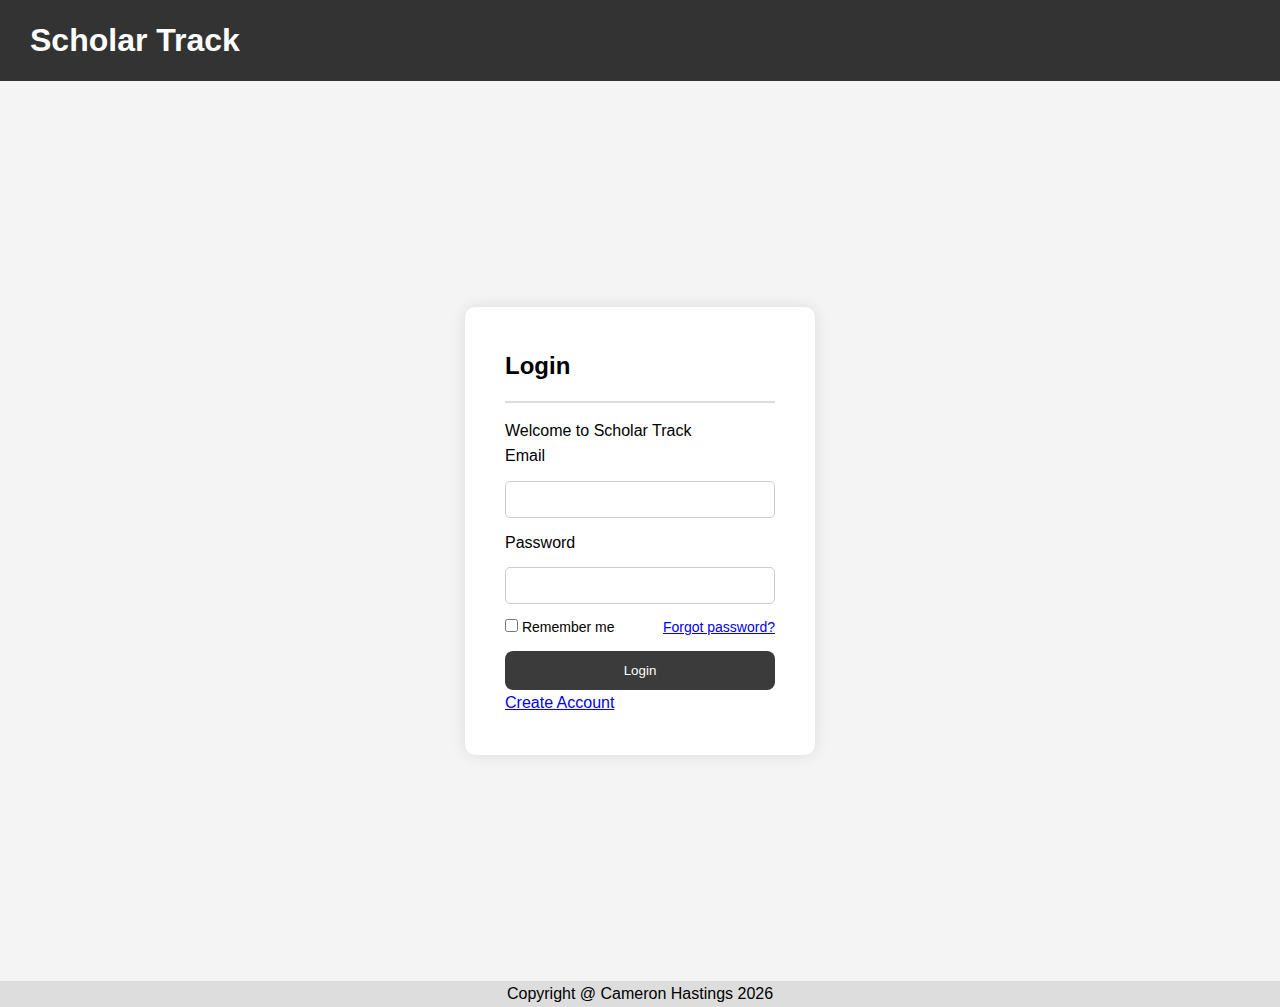
<file: index.html>
<!DOCTYPE html>
<html lang="en">
<head>
<meta charset="UTF-8">
<meta name="viewport" content="width=device-width, initial-scale=1.0">
<link rel="stylesheet" type="text/css" href="style.css"/>
<script src="login.js" defer></script>
<title>Scholar Track</title>
</head>

<body>

<!-- Navbar -->
<nav class="navbar">
  <h1>Scholar Track</h1>
</nav>

<!-- Login Section -->
<section style="min-height:900px"  class="login">
  <div class="login-container">

    <h2>Login</h2>
    <div class="divider"></div>
    <p>Welcome to Scholar Track</p>

    <form id="login-form" class="login-form">

      <label for="username">Email</label>
      <input type="email" id="username" name="username" required>

      <label for="password">Password</label>
      <input type="password" id="password" name="password" required>

      <div class="login-options">
        <label>
          <input type="checkbox"> Remember me
        </label>
        <a href="forgot-password.html">Forgot password?</a>
      </div>

      <button type="submit">Login</button>

    </form>
    <a href="create-accout.html">Create Account</a>

  </div>
</section>

<section class="footer-section">
	<div class="footer">
	<p>         Copyright @ Cameron Hastings 2026</p>
	</div>
</section>

</body>
</html>
</file>
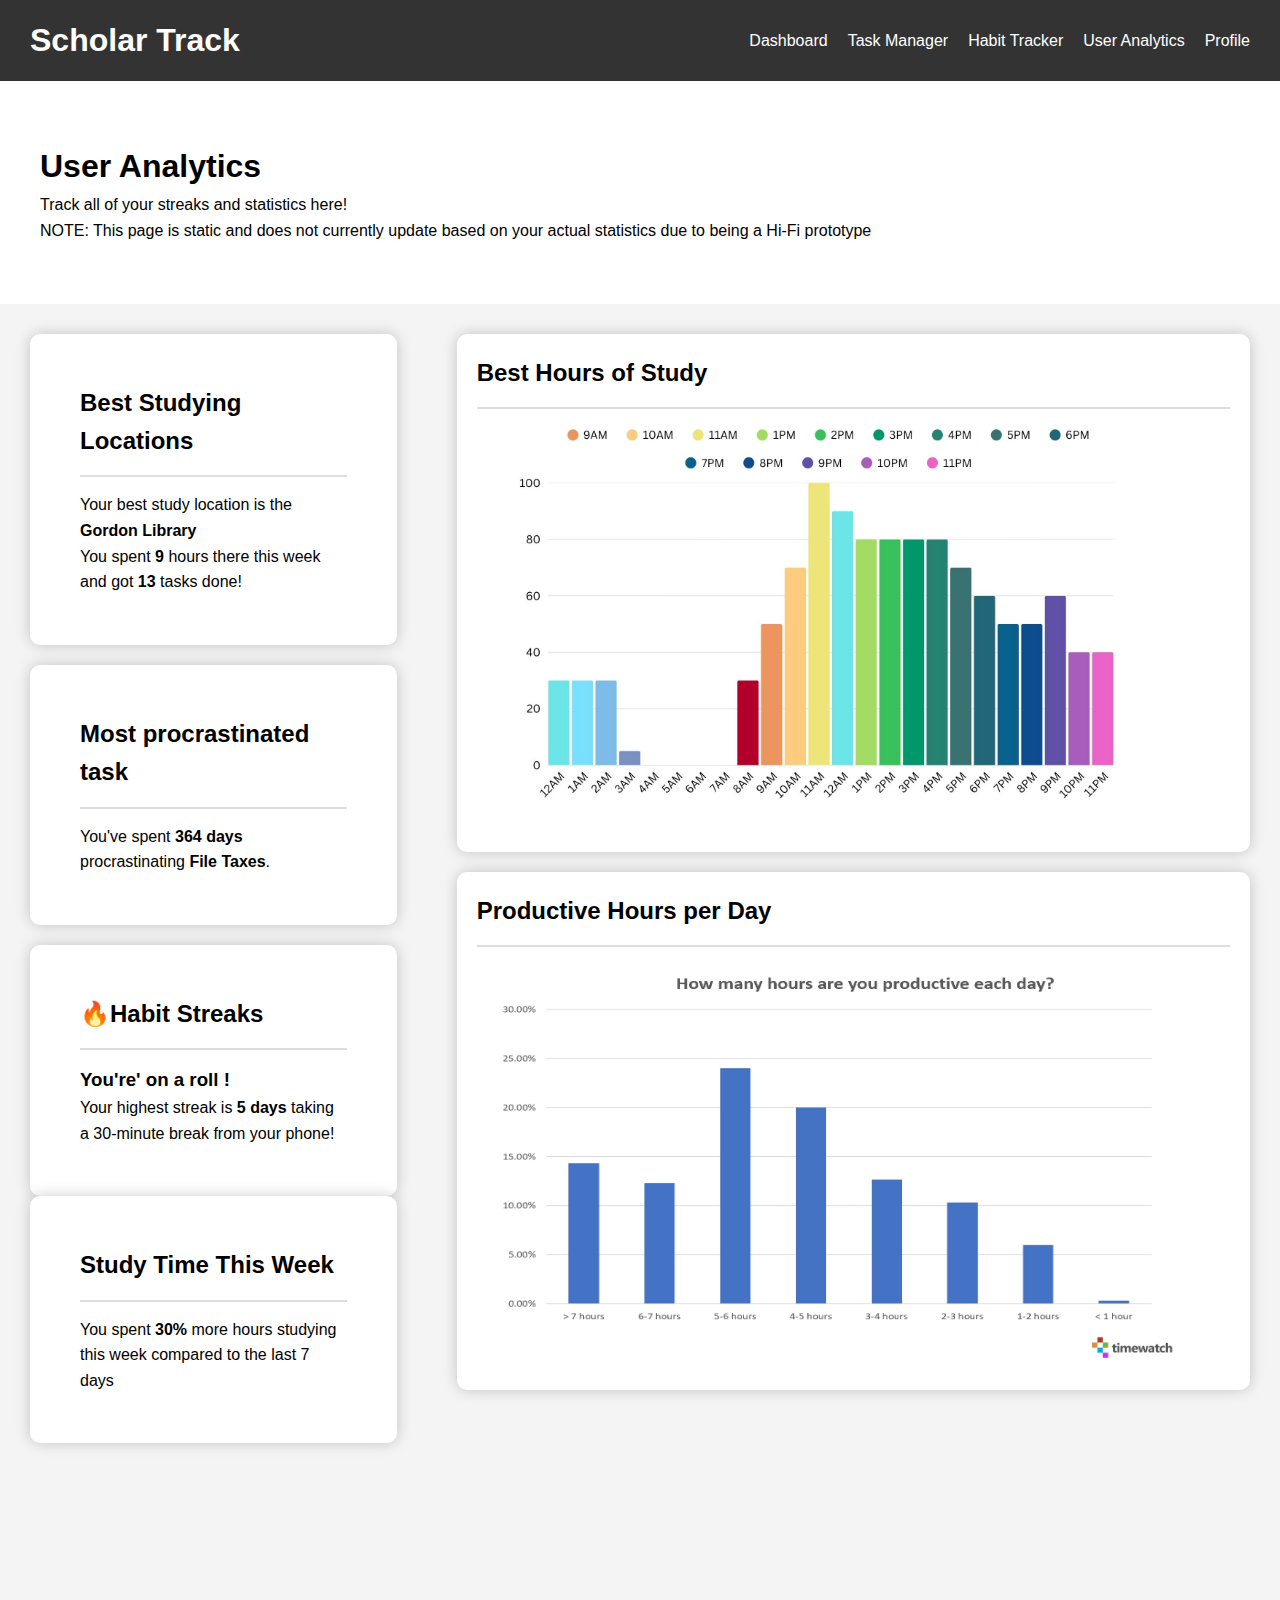
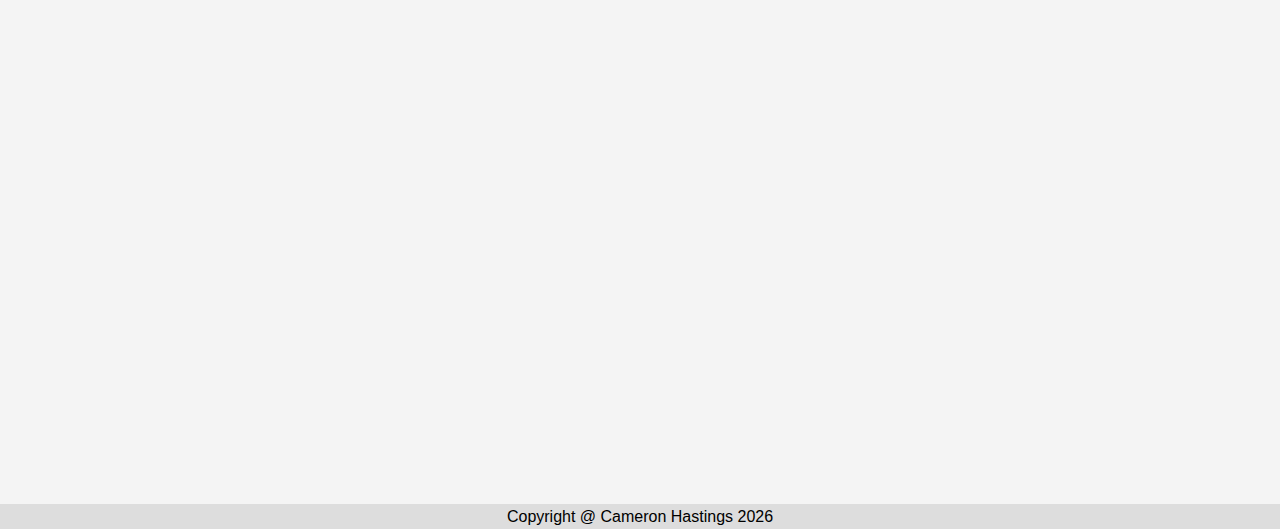
<file: analytics.html>
<!DOCTYPE html>
<html lang="en">

<head>
  <meta charset="UTF-8">
  <meta name="viewport" content="width=device-width, initial-scale=1.0">
  <link rel="stylesheet" type="text/css" href="style.css" />
  <script src="login.js" defer></script>
  <title>Scholar Track</title>

</head>


<body>

  <!-- Navbar -->
  <nav class="navbar">
    <h1>Scholar Track</h1>
    <ul class="nav-links">
      <li><a href="dashboard.html">Dashboard</a></li>
      <li><a href="tasks.html">Task Manager</a></li>
      <li><a href="habits.html">Habit Tracker</a></li>
      <li><a href="analytics.html">User Analytics</a></li>
      <li><a href="profile.html">Profile</a></li>
    </ul>
  </nav>

  <section class="section">
    <h1>User Analytics</h1>
    <p>Track all of your streaks and statistics here!</p>
    <p>NOTE: This page is static and does not currently update based on your actual statistics due to being a Hi-Fi
      prototype</p>
  </section>
  <div class="grid-container">

    <!-- Best Study Locations -->
    <section class="grid-section">
      <div class="small-grid-element">
        <h2>Best Studying Locations</h2>
        <div class="divider"></div>
        <p>Your best study location is the <strong>Gordon Library</strong></p>
        <p>You spent <strong>9</strong> hours there this week and got <strong>13</strong> tasks done!</p>

      </div>

      <div class="grid-separator"></div>

      <div class="small-grid-element">
        <h2>Most procrastinated task</h2>
        <div class="divider"></div>
        <p>You've spent <strong>364 days</strong> procrastinating <strong>File Taxes</strong>.</p>
      </div>

      <div class="grid-separator"></div>

      <div class="small-grid-element">
        <h2>🔥Habit Streaks</h2>
        <div class="divider"></div>
        <h3>You're' on a roll !</h3>
        <p>Your highest streak is <strong>5 days</strong> taking a 30-minute break from your phone!</p>
      </div>

      <div class="small-grid-element">
        <h2>Study Time This Week</h2>
        <div class="divider"></div>
        <p>You spent <strong>30%</strong> more hours studying this week compared to the last 7 days</p>
      </div>


    </section>

    <!-- Best Hours of Study -->
    <section class="grid-section">
      <div class="large-grid-element">
        <h2>Best Hours of Study</h2>
        <div class="divider"></div>
        <img src="productive-hours.jpg" height="400" width="700">
      </div>

      <div class="grid-separator"></div>

      <!-- Productive Hours Per Day -->
      <div class="large-grid-element">
        <h2>Productive Hours per Day</h2>
        <div class="divider"></div>
        <p></p>
        <img src="productivity-per-day.webp" width="700" height="400">
      </div>
    </section>
  </div>






  <section class="footer-section">
    <div class="footer">
      <p> Copyright @ Cameron Hastings 2026</p>
    </div>
  </section>

</body>

</html>
</file>
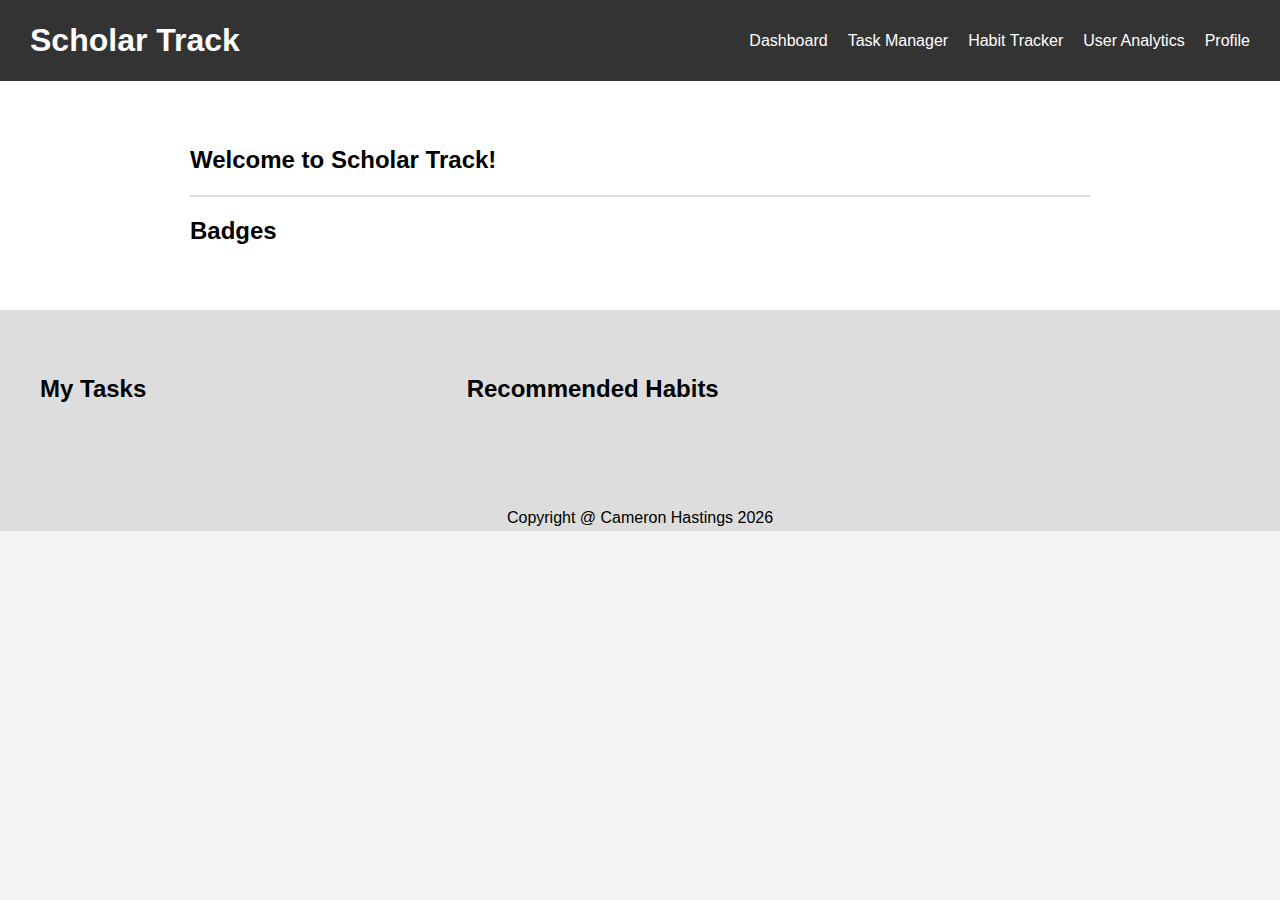
<file: badges.html>
<!DOCTYPE html>
<html lang="en">

<head>
  <meta charset="UTF-8">
  <meta name="viewport" content="width=device-width, initial-scale=1.0">
  <link rel="stylesheet" type="text/css" href="style.css" />
  <title>Scholar Track</title>


</head>

<body onload="loadTasks()">

  <!-- Navbar -->
  <nav class="navbar">
    <h1>Scholar Track</h1>
    <ul class="nav-links">
      <li><a href="dashboard.html">Dashboard</a></li>
      <li><a href="tasks.html">Task Manager</a></li>
      <li><a href="habits.html">Habit Tracker</a></li>
      <li><a href="analytics.html">User Analytics</a></li>
      <li><a href="profile.html">Profile</a></li>
    </ul>
  </nav>

  <!-- Section 1 -->
  <section class="section">
    <div class="container">
      <h2>Welcome to Scholar Track!</h2>
      <div class="divider"></div>
      <h2>Badges</h2>
    </div>

  </section>







  <div class="grid-container">

    <div id="id01" class="popup">
      <div class="popup-box">
        <div class="popup-sub-box">
          <span onclick="document.getElementById('id01').style.display='none'"
            class="w3-button w3-display-topright">&times;</span>
          <p>Provide your location to improve user analytics</p>
          <form id="location-access">
            <fieldset class="input-field">
              <p class="input-field-label">Allow Location Access?</p>
              <label><input type="radio" name="location" value="yes" required> Yes</label><br>
              <label><input type="radio" name="location" value="no"> No</label>
            </fieldset>
            <div class="grid-separator"></div>
            <input type="submit" class="button"></input>
          </form>
        </div>
      </div>
    </div>




    <section class="section" class="column" style="background-color: #ddd;">
      <div class="container">
        <h2>My Tasks</h2>
        <div class="divider"></div>
        <ul id="task-list">

        </ul>
      </div>
    </section>

    <section class="section" class="column" style="background-color: #ddd;">
      <div class="container">
        <h2>Recommended Habits</h2>
        <div class="divider"></div>

        <ul id="habit-list"></ul>
      </div>
    </section>

  </div>
  <section class="footer-section">
    <div class="footer">
      <p> Copyright @ Cameron Hastings 2026</p>
    </div>
  </section>

</body>

</html>
</file>
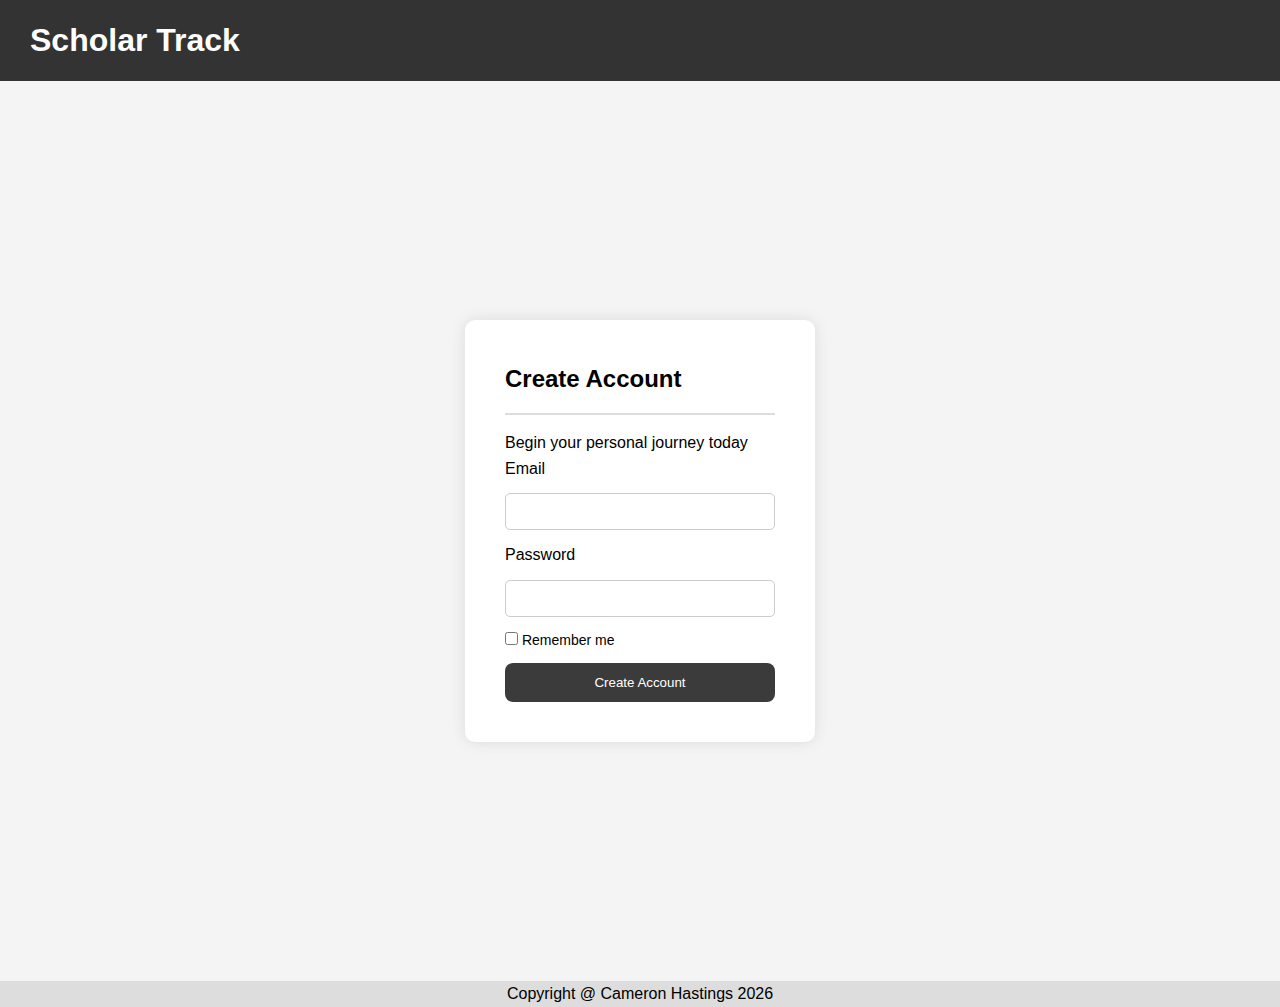
<file: create-accout.html>
<!DOCTYPE html>
<html lang="en">
<head>
<meta charset="UTF-8">
<meta name="viewport" content="width=device-width, initial-scale=1.0">
<link rel="stylesheet" type="text/css" href="style.css"/>
<script src="create-account.js" defer></script>
<title>Scholar Track</title>
</head>

<body>

<!-- Navbar -->
<nav class="navbar">
  <h1>Scholar Track</h1>
</nav>

<!-- Login Section -->
<section style="min-height:900px" class="login">
  <div class="login-container">

    <h2>Create Account</h2>
    <div class="divider"></div>
    <p>Begin your personal journey today</p>

    <form id="create-form" class="login-form">

      <label for="username">Email</label>
      <input type="email" id="username" name="username" required>

      <label for="password">Password</label>
      <input type="password" id="password" name="password" required>

      <div class="login-options">
        <label>
          <input type="checkbox"> Remember me
        </label>
      </div>

      <button type="submit">Create Account</button>

    </form>

  </div>
</section>

<section class="footer-section">
	<div class="footer">
	<p>         Copyright @ Cameron Hastings 2026</p>
	</div>
</section>

</body>
</html>
</file>
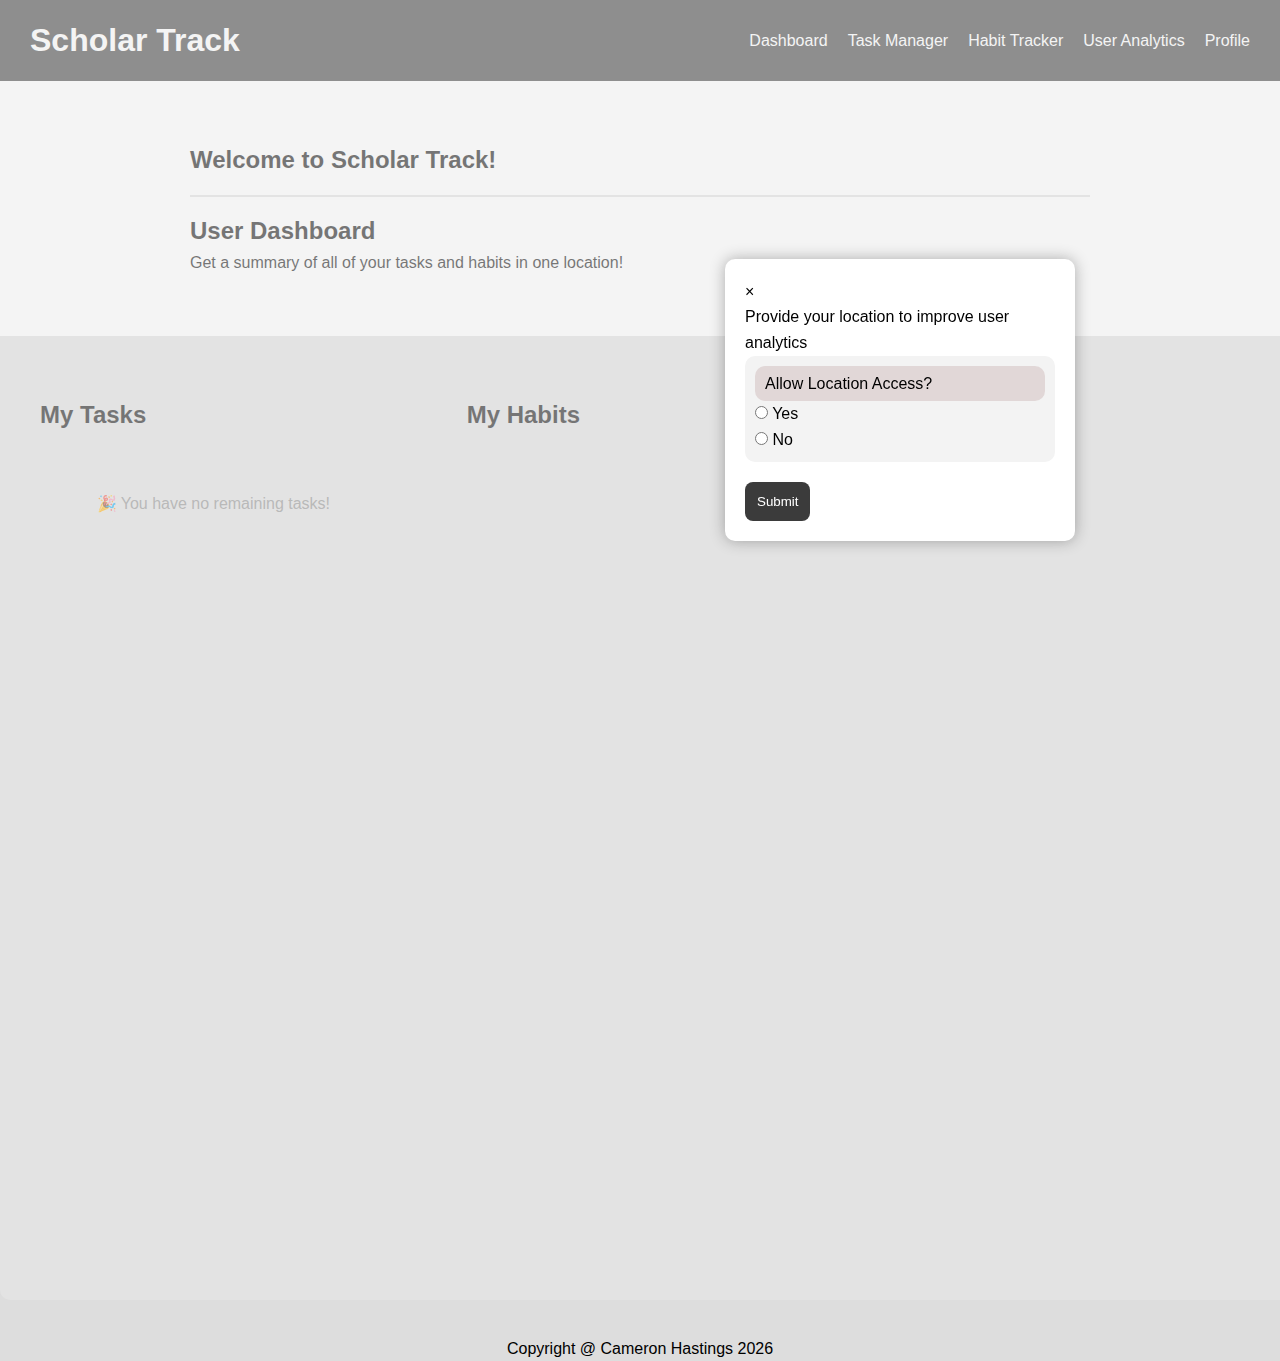
<file: dashboard.html>
<!DOCTYPE html>
<html lang="en">

<head>
  <meta charset="UTF-8">
  <meta name="viewport" content="width=device-width, initial-scale=1.0">
  <link rel="stylesheet" type="text/css" href="style.css" />
  <title>Scholar Track</title>
  <script src="habits.js"></script>
  <script>
function loadTasks() {
  const taskList = document.getElementById("task-list");
  taskList.innerHTML = "";

  const tasks = JSON.parse(localStorage.getItem("tasks")) || [];

  // --- CHECK FOR EMPTY STATE ---
  if (tasks.length === 0) {
    const emptyMessage = document.createElement("div");
    emptyMessage.className = "empty-state";
    emptyMessage.innerHTML = `
      <p style="text-align: center; color: #888; padding: 20px;">
        🎉 You have no remaining tasks!
      </p>
    `;
    taskList.appendChild(emptyMessage);
    return; // Exit the function early
  }

  // Show Tasks
  tasks.forEach(task => {
    const li = document.createElement("li");
    li.className = "task-item";

    // Set Priority
    if (task.priority === 1) li.classList.add("priority-high");
    if (task.priority === 2) li.classList.add("priority-medium");
    if (task.priority === 3) li.classList.add("priority-low");
    if (task.priority === 0) li.classList.add("priority-none");

    const dueText = task.dueDate || "No date";

    li.innerHTML = `
      <div>
        <strong>${task.name}</strong><br>
        Due: ${dueText}
      </div>
      <input type="checkbox">
    `;

    const checkbox = li.querySelector("input");

    checkbox.addEventListener("change", () => {
      li.classList.add("task-completing");
      setTimeout(() => {
        removeTask(task.id);
      }, 400);
    });

    taskList.appendChild(li);
  });
}
  </script>

  <script src="dashboard.js" defer> </script>

</head>

<body onload="loadTasks()">

  <!-- Navbar -->
  <nav class="navbar">
    <h1>Scholar Track</h1>
    <ul class="nav-links">
      <li><a href="dashboard.html">Dashboard</a></li>
      <li><a href="tasks.html">Task Manager</a></li>
      <li><a href="habits.html">Habit Tracker</a></li>
      <li><a href="analytics.html">User Analytics</a></li>
      <li><a href="profile.html">Profile</a></li>
    </ul>
  </nav>

  <!-- Section 1 -->
  <section class="section">
    <div class="container">
      <h2>Welcome to Scholar Track!</h2>
      <div class="divider"></div>
      <h2>User Dashboard</h2>
      <p>Get a summary of all of your tasks and habits in one location!</p>
    </div>

  </section>







  <div class="grid-container">

    <div id="id01" class="popup">
      <div class="popup-box">
        <div class="popup-sub-box">
          <span onclick="document.getElementById('id01').style.display='none'"
            class="w3-button w3-display-topright">&times;</span>
          <p>Provide your location to improve user analytics</p>
          <form id="location-access">
            <fieldset class="input-field">
              <p class="input-field-label">Allow Location Access?</p>
              <label><input type="radio" name="location" value="yes" required> Yes</label><br>
              <label><input type="radio" name="location" value="no"> No</label>
            </fieldset>
            <div class="grid-separator"></div>
            <input type="submit" class="button"></input>
          </form>
        </div>
      </div>
    </div>




    <section class="section" class="column" style="background-color: #ddd;">
      <div class="container">
        <h2>My Tasks</h2>
        <div class="divider"></div>
        <ul id="task-list">

        </ul>
      </div>
    </section>

    <section class="section" class="column" style="background-color: #ddd; min-height:1000px">
<div class="container">
      <h2>My Habits</h2>
      <div class="divider"></div>
      <ul id="active-habit-list"></ul> 
    </div>
    </section>


  </div>
  <section class="footer-section">
    <div class="footer">
      <p> Copyright @ Cameron Hastings 2026</p>
    </div>
  </section>

</body>

</html>
</file>
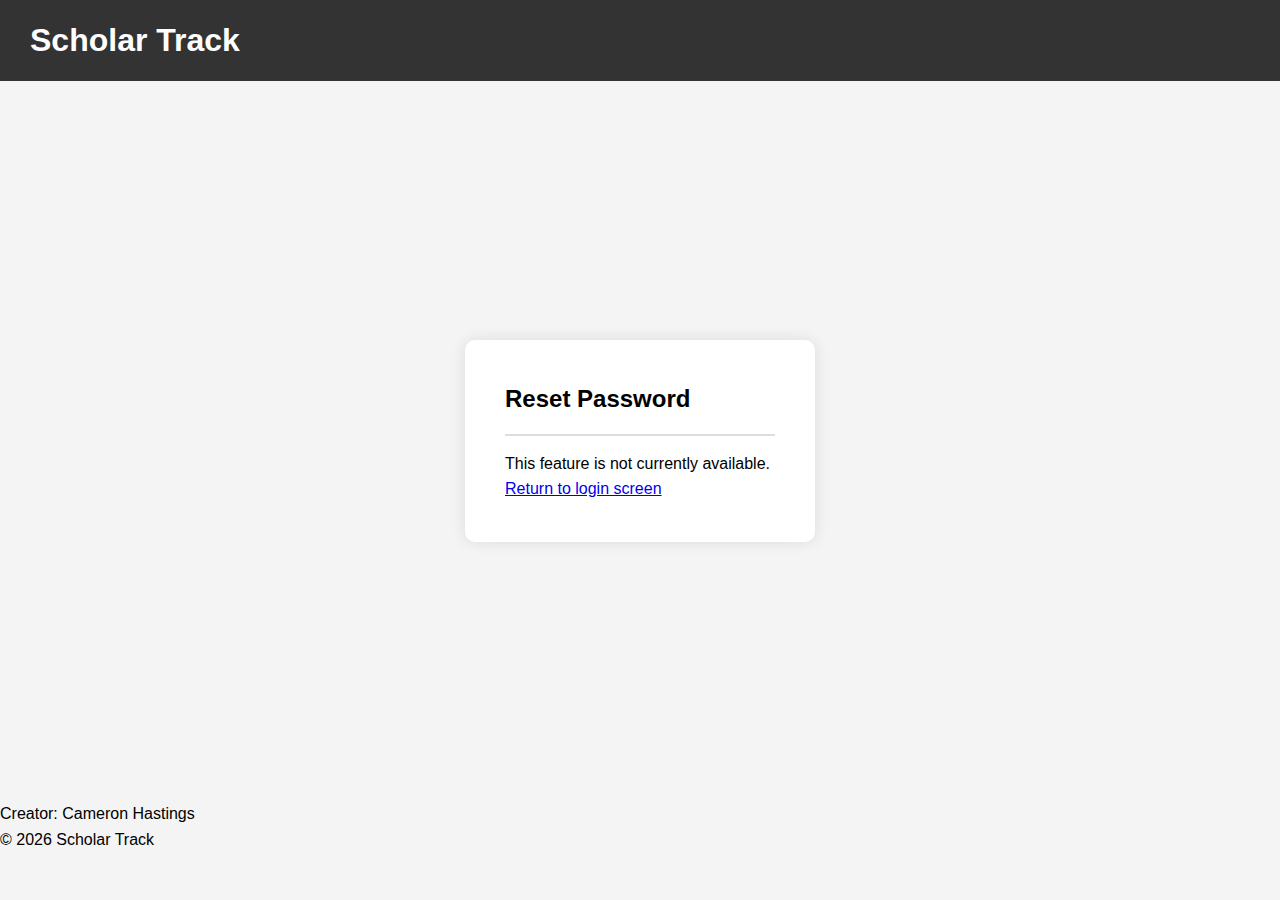
<file: forgot-password.html>
<!DOCTYPE html>
<html lang="en">
<head>
<meta charset="UTF-8">
<meta name="viewport" content="width=device-width, initial-scale=1.0">
<link rel="stylesheet" href="style.css">
<title>Scholar Track</title>
</head>

<body>

<nav class="navbar">
  <h1>Scholar Track</h1>
</nav>

<section class="login">
  <div class="login-container">

    <h2>Reset Password</h2>
    <div class="divider"></div>
    <p>This feature is not currently available.</p>
    <a href="index.html">
        <p>Return to login screen</p>
        </a>

  </div>
</section>

<footer>
  <p>Creator: Cameron Hastings</p>
  <p>&copy; 2026 Scholar Track</p>
</footer>

</body>
</html>
</file>
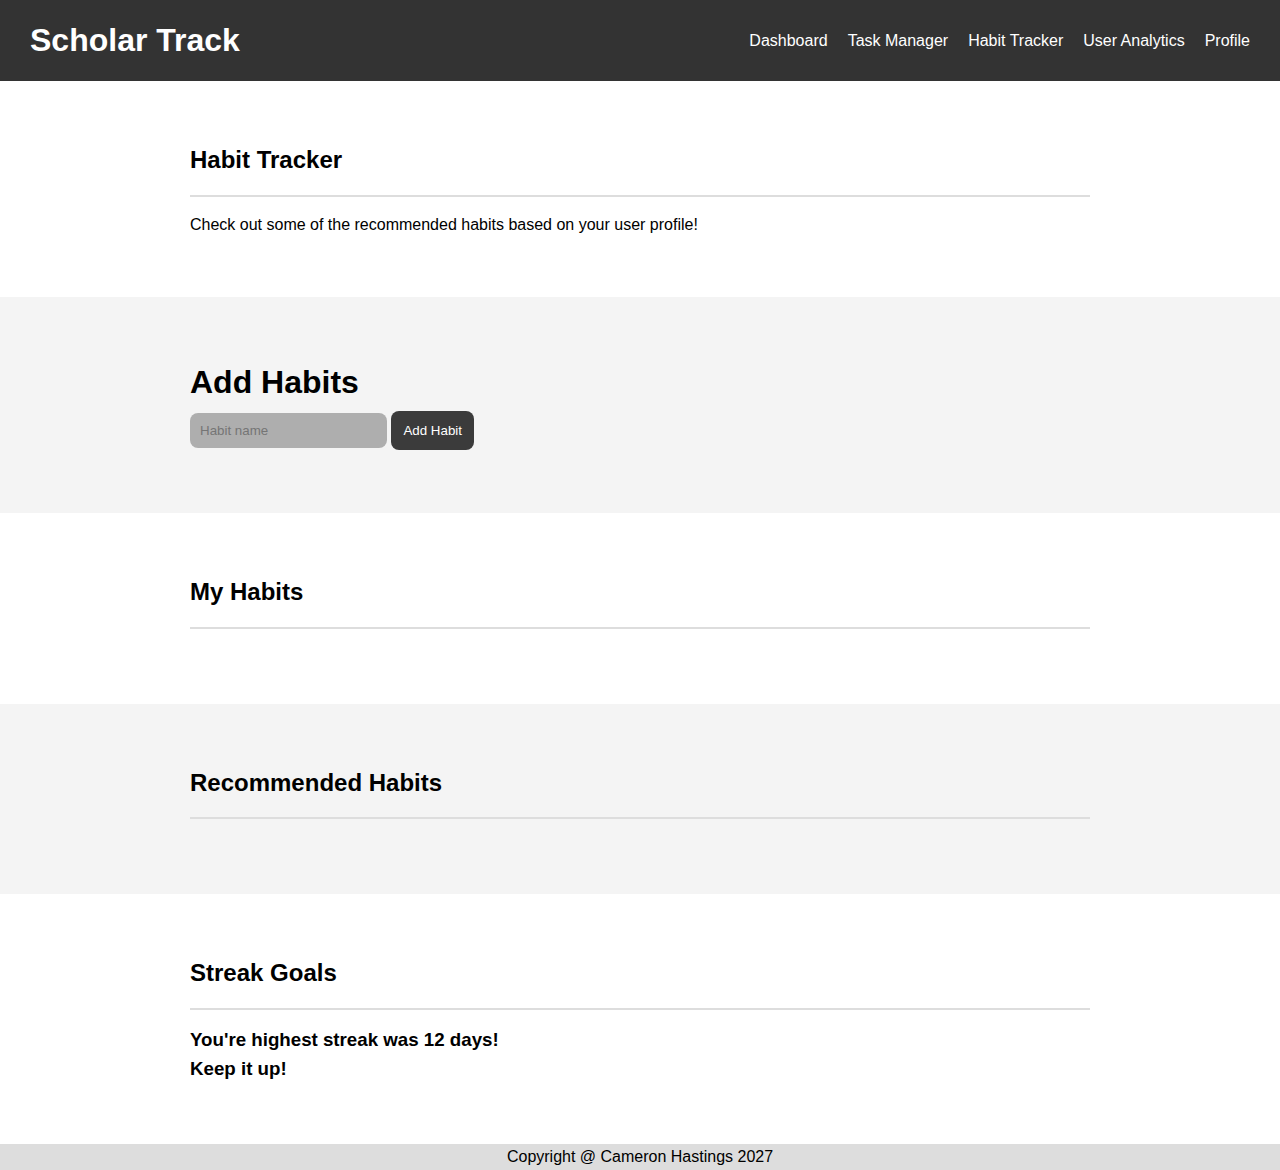
<file: habits.html>
<!DOCTYPE html>
<html lang="en">
<head>
<meta charset="UTF-8">
<meta name="viewport" content="width=device-width, initial-scale=1.0">
<link rel="stylesheet" type="text/css" href="style.css"/>
<title>Scholar Track</title>
<script src="habits.js" defer></script>


</head>

<body>

<!-- Navbar -->
<nav class="navbar">
  <h1>Scholar Track</h1>
  <ul class="nav-links">
    <li><a href="dashboard.html">Dashboard</a></li>
    <li><a href="tasks.html">Task Manager</a></li>
    <li><a href="habits.html">Habit Tracker</a></li>
    <li><a href="analytics.html">User Analytics</a></li>
    <li><a href="profile.html">Profile</a></li>
  </ul>
</nav>

<!-- Section 1 -->
<section class="section">
  <div class="container">
    <h2>Habit Tracker</h2>
    <div class="divider"></div>
    <p>Check out some of the recommended habits based on your user profile!</p>
  </div>
</section>

<section class="section">
  <div class="smallContainer">
    <h1>Add Habits</h1>
    <form id="habitForm"
      onsubmit="event.preventDefault(); add_habit(document.getElementById('habitName').value); this.reset();">
      <input type="text" id="habitName" class="inputField" name="habitName" placeholder="Habit name" required>
      <button class="button" type="submit">Add Habit</button>
    </form>
  </div>
</section>


<section class="section">
  <div class="container">
    <h2>My Habits</h2>
    <div class="divider"></div>

    <ul id="active-habit-list"></ul>
  </div>
</section>

<section class="section">
  <div class="container">
    <h2>Recommended Habits</h2>
    <div class="divider"></div>

    <ul id="habit-list"></ul>
  </div>
</section>

<!-- Section 3 -->
<section class="section">
  <div class="container">
    <h2>Streak Goals</h2>
    <div class="divider"></div>
    <h3>You're highest streak was 12 days!</p>
    <p>Keep it up!</p>
  </div>
</section>

<section>
	<div class="footer">
	<p>         Copyright @ Cameron Hastings 2027</p>
	</div>
</section>

</body>
</html>
</file>
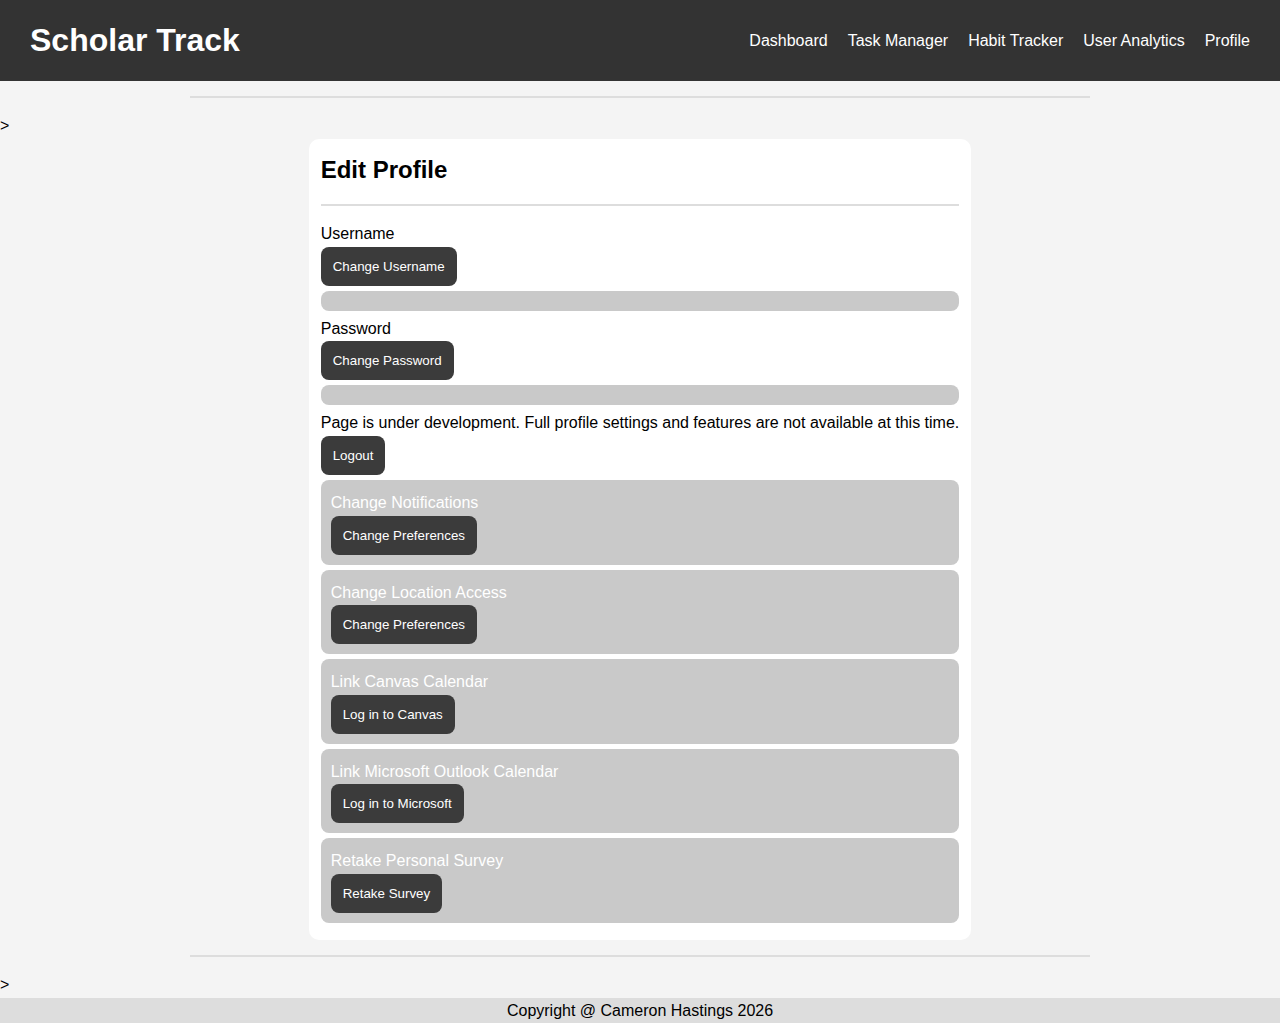
<file: profile.html>
<!DOCTYPE html>
<html lang="en">
<head>
<meta charset="UTF-8">
<meta name="viewport" content="width=device-width, initial-scale=1.0">
<link rel="stylesheet" type="text/css" href="style.css"/>
<title>Scholar Track</title>
<script>
  function loadProfile() {
    const user = document.getElementById("user");
    const pass = document.getElementById("pass");
    user.innerHTML = localStorage.getItem("username");
    pass.innerHTML = localStorage.getItem("password");
  }
  function changeUsername() {
    const current = localStorage.getItem("username");
    let newUsername = prompt("Please enter your new username",current);
    localStorage.setItem("username",newUsername);
    loadProfile();
  }
    function changePassword() {
    const current = localStorage.getItem("password");
    let newPassword = prompt("Please enter your new password",current);
    localStorage.setItem("password",newPassword);
    loadProfile();
  }

  function logout() {
    window.location.href = "index.html";
  }
</script>

</head>

<body onload="loadProfile()">

<!-- Navbar -->
<nav class="navbar">
  <h1 >Scholar Track</h1>
  <ul class="nav-links">
    <li><a href="dashboard.html">Dashboard</a></li>
    <li><a href="tasks.html">Task Manager</a></li>
    <li><a href="habits.html">Habit Tracker</a></li>
    <li><a href="analytics.html">User Analytics</a></li>
    <li><a href="profile.html">Profile</a></li>
  </ul>
</nav>


<!-- Section 3 -->
<section class="container">
  <div class="divider"></div>
</section>>

<section class="profile">
  <div class="box">
    <h2>Edit Profile</h2>
    <div class="divider"></div>
      <p>Username</p>
      <button onclick="changeUsername()" class="button">Change Username</button>
    <div class="subBox">
      <p id="user">USER</p>
    </div>

    <p>Password</p>
          <button onclick="changePassword()" class="button">Change Password</button>
    <div class="subBox">
      <p id="pass">PASS</p>
    </div>

        <p>Page is under development. Full profile settings and features are not available at this time.</p>
    <button class="button" onclick="logout()">Logout</button>
<div>
    <div class="subBox">
      <p>Change Notifications</p>
      <button onclick="alert('Feature Under Development')">Change Preferences</button>
    </div>

        <div class="subBox">
      <p>Change Location Access</p>
      <button onclick="alert('Feature Under Development')">Change Preferences</button>
    </div>

        <div class="subBox">
      <p>Link Canvas Calendar</p>
      <button onclick="alert('Feature Under Development')">Log in to Canvas</button>
    </div>

        <div class="subBox">
      <p>Link Microsoft Outlook Calendar</p>
      <button onclick="alert('Feature Under Development')">Log in to Microsoft</button>
    </div>

            <div class="subBox">
      <p>Retake Personal Survey</p>
      <button onclick="window.location.href='survey.html'">Retake Survey</button>
    </div>
</div>

  </div>
</section>

<section class="container">
  <div class="divider"></div>
</section>>

<section>
	<div class="footer">
	<p>Copyright @ Cameron Hastings 2026</p>
	</div>
</section>

</body>
</html>
</file>
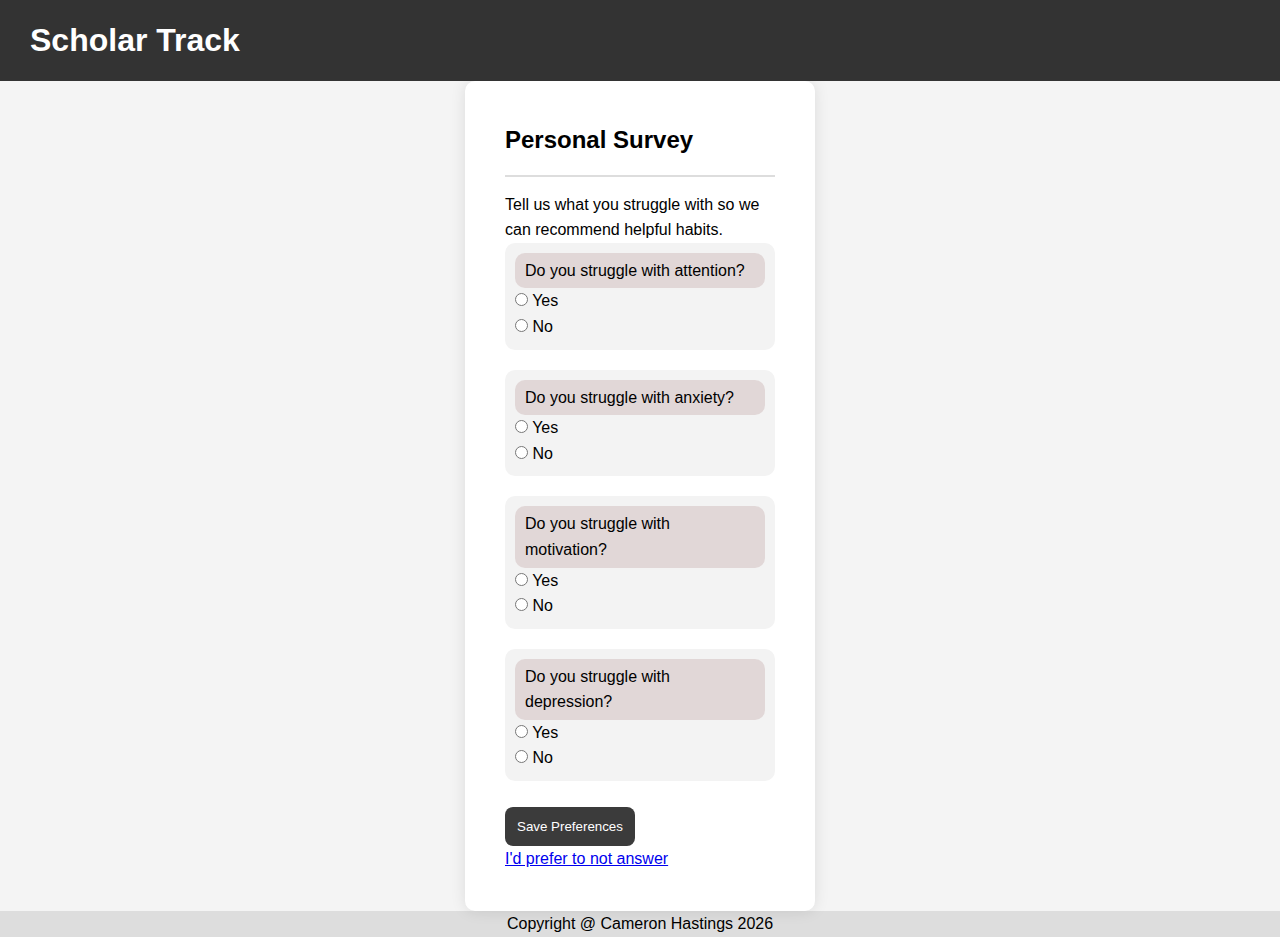
<file: survey.html>
<!DOCTYPE html>
<html lang="en">
<head>
<meta charset="UTF-8">
<meta name="viewport" content="width=device-width, initial-scale=1.0">
<link rel="stylesheet" href="style.css">
<script src="survey.js" defer></script>
<title>Scholar Track</title>
</head>

<body>

<nav class="navbar">
  <h1>Scholar Track</h1>
</nav>

<section class="login">
  <div class="login-container">

    <h2>Personal Survey</h2>
    <div class="divider"></div>
    <p>Tell us what you struggle with so we can recommend helpful habits.</p>

    <form id="user-survey">

      <fieldset class="input-field">
        <p class="input-field-label">Do you struggle with attention?</p>
        <label><input type="radio" name="attention" value="yes" required> Yes</label><br>
        <label><input type="radio" name="attention" value="no"> No</label>
      </fieldset>
      <div class="grid-separator"></div>
      <fieldset class="input-field">
        <p class="input-field-label">Do you struggle with anxiety?</p>
        <label><input type="radio" name="anxiety" value="yes" required> Yes</label><br>
        <label><input type="radio" name="anxiety" value="no"> No</label>
      </fieldset>
      <div class="grid-separator"></div>
      <fieldset class="input-field">
        <p class="input-field-label">Do you struggle with motivation?</p>
        <label><input type="radio" name="motivation" value="yes" required> Yes</label><br>
        <label><input type="radio" name="motivation" value="no"> No</label>
      </fieldset>
      <div class="grid-separator"></div>
      <fieldset class="input-field">
        <p class="input-field-label">Do you struggle with depression?</p>
        <label><input type="radio" name="depression" value="yes" required> Yes</label><br>
        <label><input type="radio" name="depression" value="no"> No</label>
      </fieldset>

      <br>
      <button type="submit">Save Preferences</button>
      

    </form>
    <a href="dashboard.html">
      <p>I'd prefer to not answer</p>
    </a>
  </div>
</section>

<section class="footer-section">
	<div class="footer">
	<p>         Copyright @ Cameron Hastings 2026</p>
	</div>
</section>

</body>
</html>
</file>
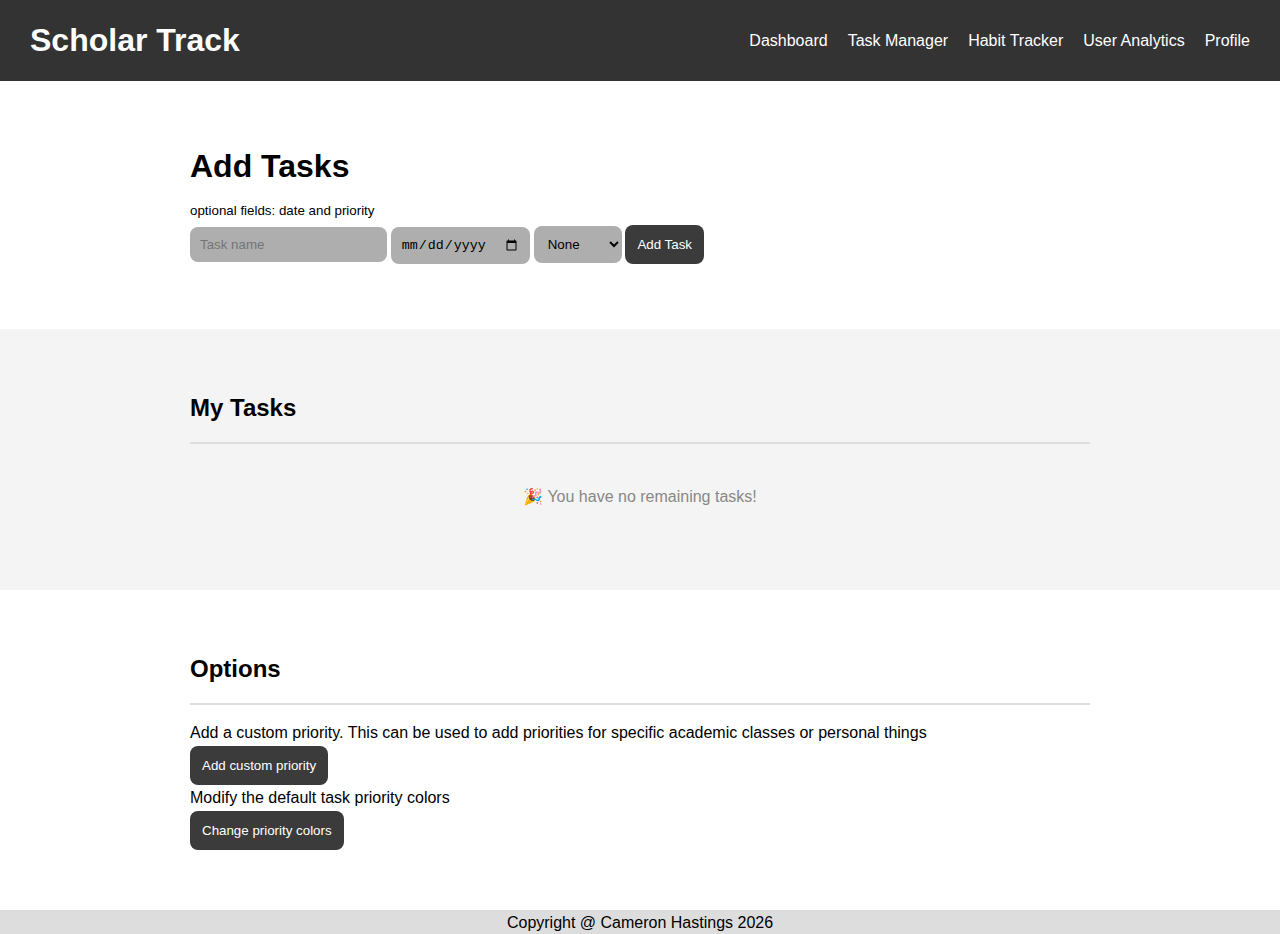
<file: tasks.html>
<!DOCTYPE html>
<html lang="en">

<head>
  <meta charset="UTF-8">
  <meta name="viewport" content="width=device-width, initial-scale=1.0">
  <link rel="stylesheet" type="text/css" href="style.css" />
  <script src="script.js" defer></script>
  <title>Scholar Track</title>
</head>

<body onload="loadTasks()">

  <!-- Navbar -->
  <nav class="navbar">
    <h1>Scholar Track</h1>
    <ul class="nav-links">
      <li><a href="dashboard.html">Dashboard</a></li>
      <li><a href="tasks.html">Task Manager</a></li>
      <li><a href="habits.html">Habit Tracker</a></li>
      <li><a href="analytics.html">User Analytics</a></li>
      <li><a href="profile.html">Profile</a></li>
    </ul>
  </nav>


  <section class="section">
    <div class="smallContainer">
      <h1>Add Tasks</h1>
      <sub>optional fields: date and priority</p>
      <form id="taskForm">
        <input type="text" class="inputField" name="taskName" placeholder="Task name" required>

    <input type="date" class="inputField" name="dueDate">
    <select class="inputField" name="priority">
      <option value="0">None</option>
      <option value="1">High</option>
      <option value="2">Medium</option>
      <option value="3">Low</option>
    </select>
    <button class="button" type="submit">Add Task</button>
    </form>
    </div>
  </section>

  <!-- Section 3 -->
  <section class="section">
    <div class="container">
      <h2>My Tasks</h2>
      <div class="divider"></div>
      <ul id="task-list">

      </ul>
    </div>
  </section>

    <section class="section">
    <div class="container">
      <h2>Options</h2>
      <div class="divider"></div>
      <p>Add a custom priority. This can be used to add priorities for specific academic classes or personal things</p>
      <button onclick="alert('Feature Under Development')">Add custom priority</button>
      
      <p>Modify the default task priority colors</p>
      <button onclick="alert('Feature Under Development')">Change priority colors</button>
      
    </div>
  </section>

  <section>
    <div class="footer">
      <p> Copyright @ Cameron Hastings 2026</p>
    </div>
  </section>
</body>

</html>
</file>
<file: style.css>
* {
  margin: 0;
  padding: 0;
  box-sizing: border-box;
}

body {
  font-family: Arial, sans-serif;
  line-height: 1.6;
  background: #f4f4f4;
}

/* NAVBAR */
.navbar {
  position: sticky;
  top: 0;
  background: #333;
  color: white;
  padding: 15px 30px;
  display: flex;
  justify-content: space-between;
  align-items: center;
}

.nav-links {
  list-style: none;
  display: flex;
  gap: 20px;
}

.nav-links a {
  color: white;
  text-decoration: none;
}

.nav-links a:hover {
  text-decoration: underline;
}

/* LAYOUT */
.section {
  padding: 60px 40px;
}

.section:nth-child(even) {
  background: #fff;
}

.container {
  max-width: 900px;
  margin: auto;
}

.smallContainer {
    max-width: 900px;
    margin: auto;
    margin-bottom: 0%;
}

.divider {
  height: 3px;
  background: #ddd;
  margin: 20px 0;
}

/* INPUTS */
.subBox {
  padding: 10px;
  border: none;
  background: #c9c9c9;
  color: #fff;
  border-radius: 8px;
  margin: 5px 0;
}

.gray-box {
  display:inline-block;
    padding: 10px;
  border: none;
  background: #565555;
  color: #fff;
  border-radius: 8px;
  margin: 5px 0;
}

.inputField {
  padding: 10px;
  border: none;
  background: #aeaeae;
  border-radius: 8px;
  margin: 5px 0;
}

/* BUTTONS */
button {
  padding: 12px;
  border: none;
  background: #3b3b3b;
  color: rgb(255, 255, 255);
  border-radius: 8px;
  cursor: pointer;
  box-shadow: #000000;
}

.button {
  padding: 12px;
  border: none;
  background: #3b3b3b;
  color: rgb(255, 255, 255);
  border-radius: 8px;
  cursor: pointer;
  box-shadow: #000000;
}

.WhiteButton {
    padding: 8px;
  border: none;
  background: #ffffff;
  color: rgb(0, 0, 0);
  border-radius: 8px;
  cursor: pointer;
  box-shadow: #000000;
}

.WhiteButton:hover {
  background: #d6d6d6;
}

.box {
  max-width: 900px;
  margin: auto;
  padding: 12px;
  border: none;
  background: #ffffff;
  box-shadow: #000000;

  color: rgb(0, 0, 0);
  border-radius: 10px;
}

button:hover {
  background: #747474;
}

/* TASK LIST */
#task-list {
  list-style: none;
  padding: 0;
  margin-top: 20px;
}

/* TASK CARD */
.task-item {
  display: flex;
  align-items: center;
  justify-content: space-between;
  padding: 14px 18px;
  margin: 10px 0;
  border-radius: 12px;
  background: white;
  box-shadow: 0 4px 12px rgba(0,0,0,0.08);
  transition: 0.2s ease;
}

.task-item:hover {
  transform: translateY(-2px);
}

/* PRIORITY COLORS */
.priority-high { border-left: 6px solid #c01a1a; }
.priority-medium { border-left: 6px solid #6fe211; }
.priority-low { border-left: 6px solid #2316d3; }
.priority-none { border-left: 6px solid #c77ce7}

/* COMPLETED */
.completed {
  opacity: 0.6;
  text-decoration: line-through;
}

/* FOOTER */
.footer {
  text-align: center;
  padding: 0px;
  background: #ddd;
  margin-top: auto;
}



/* Task Completion Animations

/* checkbox pop */
.task-item input[type="checkbox"] {
  transform: scale(1.2);
  cursor: pointer;
  transition: transform 0.15s ease;
}

.task-item input[type="checkbox"]:checked {
  transform: scale(1.6);
  background: #a1a1a1;
}

/* task completion animation */
.task-completing {
  animation: completeTask 0.4s ease forwards;
}

@keyframes completeTask {
  0% {
    transform: scale(1);
    opacity: 1;
  }
  40% {
    transform: scale(1.03);
    background: #d4ffd4;
  }
  100% {
    transform: translateX(40px);
    opacity: 0;
  }
}

/* End Task Completion Animations

/* Profile */

.profile {
  display: flex;
  justify-content: center;
  align-items: center;
  min-height: 80vh;
  
}


/* Login */

/* Login section */
.login {
  display: flex;
  justify-content: center;
  align-items: center;
  min-height: 80vh;
}
/* Login card */

.login-container {
  background: white;
  padding: 40px;
  width: 350px;
  border-radius: 10px;
  box-shadow: 0 0 15px rgba(0, 0, 0, 0.1);
}

.divider {
  height: 2px;
  background: #ddd;
  margin: 15px 0;
}

/* Form */
.login-form {
  display: flex;
  flex-direction: column;
  gap: 12px;
}

.login-form input {
  padding: 10px;
  border-radius: 5px;
  border: 1px solid #ccc;
}

.login-options {
  display: flex;
  justify-content: space-between;
  font-size: 14px;
}

/* End Login */

/* Habits */

#habit-list {
  list-style: none;
  padding: 0;
}

#habit-list .task-item {
  border-left: 6px solid #4caf50;
}

/* side by side view */
.grid-container {
    display: grid; /* Activates CSS grid for the container */
    grid-template-columns: 1fr 2fr; /* Creates two columns of equal width (1 fraction each) */
    gap: 0px; /* Adds a gap between the columns */
}

.column {
    padding: 45px;
    border: 1px solid #ccc;
}

.grid-section {
  padding: 30px;
  display: flexbox;
  justify-content: center;
  align-items: center;
  min-height: 200vh;
}

.large-grid-element {
  background: white;
  padding: 20px;
  width: auto;
  border-radius: 10px;
  box-shadow: 0 0 15px rgba(0, 0, 0, 0.2);
}

.small-grid-element {
  background: white;
  padding: 50px;
  width: auto;
  border-radius: 10px;
  box-shadow: 0 0 15px rgba(0, 0, 0, 0.2);
}

.grid-separator {
  height: 20px;;
}

.input-field {
  border: #000000;
  background-color: #f3f3f3;
  color:#000000;
  border-radius: 10px;
  padding:10px;
  padding-top: 10px;
}

.input-field-label {
  color:#000000;
  border: #f8f7f7;
  border-radius: 10px;
  background: #e1d7d7;
  padding:10px;
  padding-top: 5px;
  padding-bottom: 5px;
}


/* Modals */

.popup {
  display: none;
  max-width: 300;
  margin: auto;
  display:flexbox;
  align-items: center;
  align-self: center;
  padding: 12px;
  border: none;
  background: #eaeaea80;
  box-shadow: #000000;
  position: absolute;
  height: 200vh; /* Takes full viewport height */
  width: 200vh;
  top:-500px;
  z-index: 5;

  color: rgb(0, 0, 0);
  border-radius: 10px;
}

.popup-box {
  max-width: 300;
  margin: auto;
  display: flex;
  align-items: center;
  align-self: center;
  padding: 12px;
  border: none;
  z-index: 10;
  color: rgb(0, 0, 0);
  border-radius: 10px;
}

.popup-sub-box {
  padding: 20px;
  width: 400px;
  height: 600 px;
  border: none;
  background: #ffffff;
  border-radius: 10px;
  width: 350px;
  box-shadow: 0 0 15px rgba(0, 0, 0, 0.3);
  margin: 0px 0;
  z-index: 1000;
}

/* Badge Grid View */

.grid-container {
    display: grid; /* Activates CSS grid for the container */
    grid-template-columns: 1fr 2fr; /* Creates two columns of equal width (1 fraction each) */
    gap: 0px; /* Adds a gap between the columns */
}

.badge-grid-container {
    display: grid; /* Activates CSS grid for the container */
    grid-template-columns: 1fr 2fr; /* Creates two columns of equal width (1 fraction each) */
    gap: 0px; /* Adds a gap between the columns */
}

.column {
    padding: 45px;
    border: 1px solid #ccc;
}

.grid-section {
  padding: 30px;
  display: flexbox;
  justify-content: center;
  align-items: center;
  min-height: 200vh;
}

.badge-grid-element {
  background: white;
  padding: 20px;
  width: auto;
  border-radius: 10px;
  box-shadow: 0 0 15px rgba(0, 0, 0, 0.2);

}
</file>
